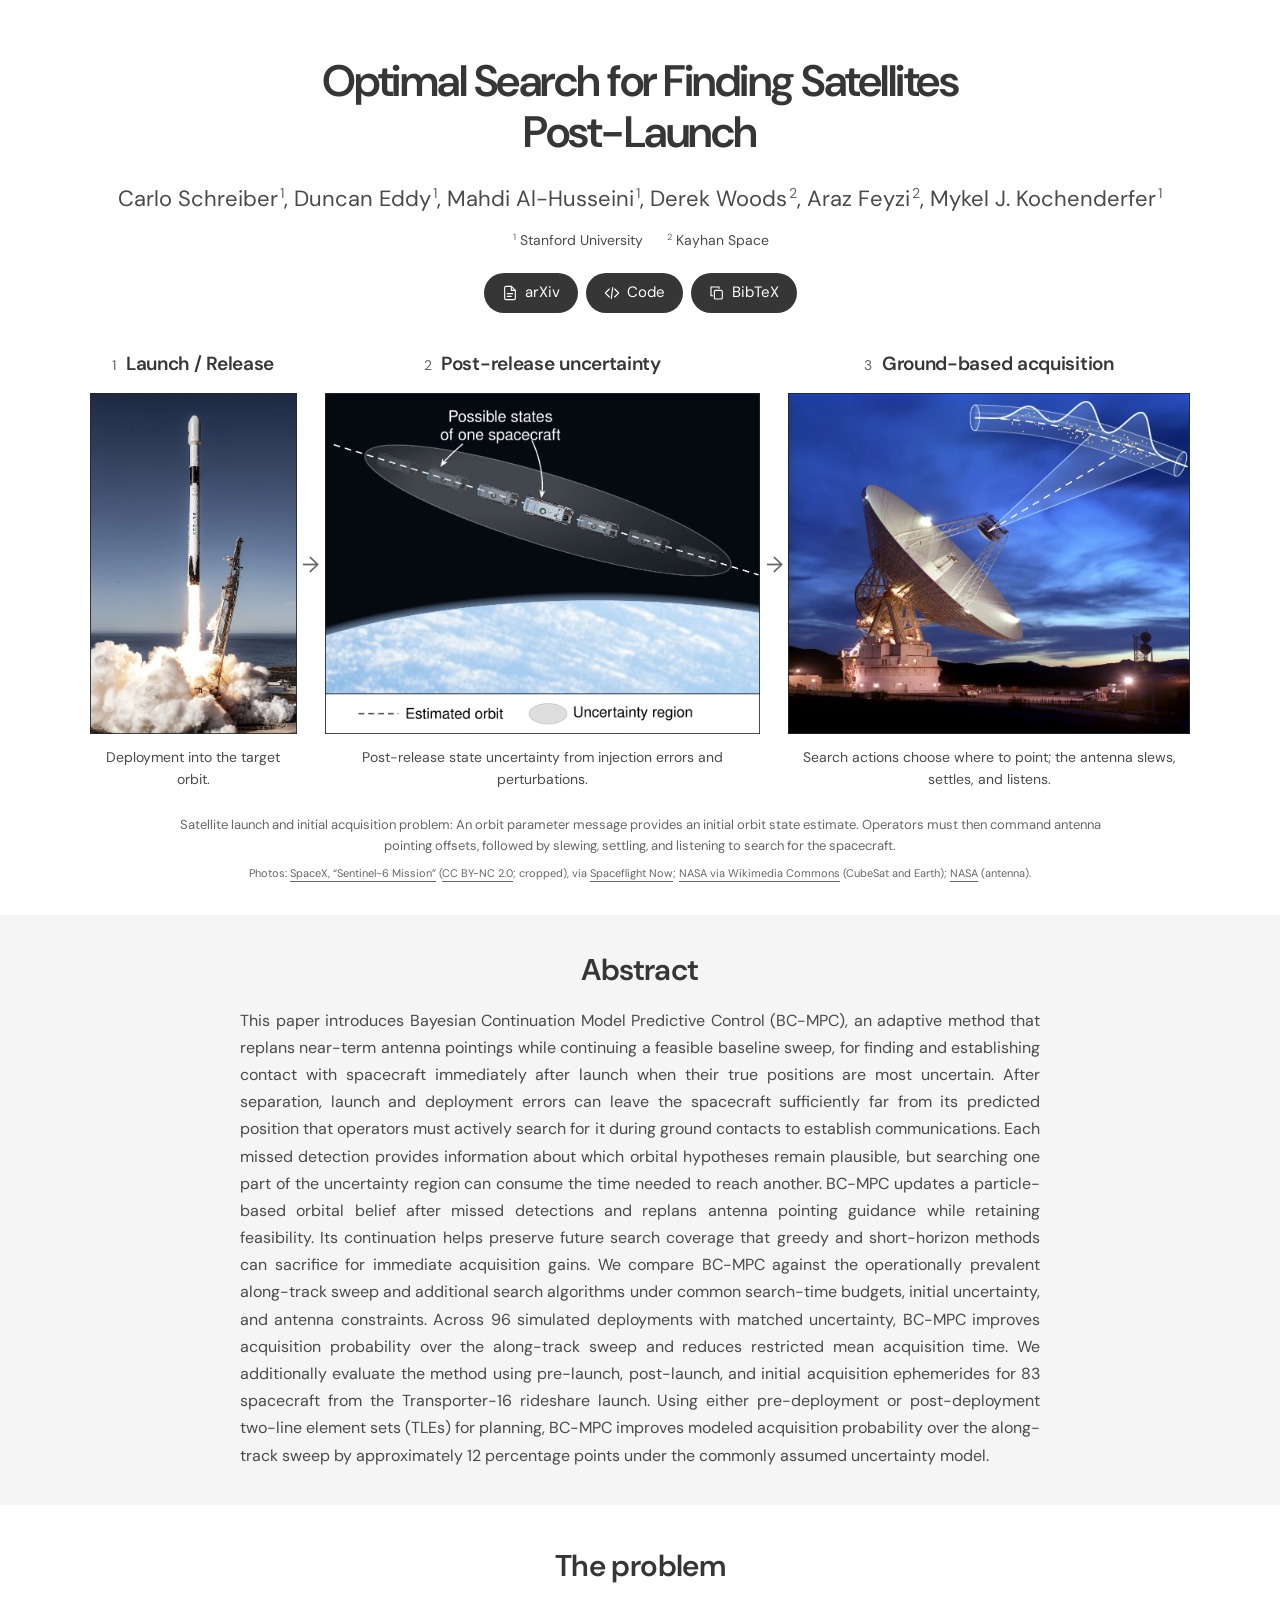
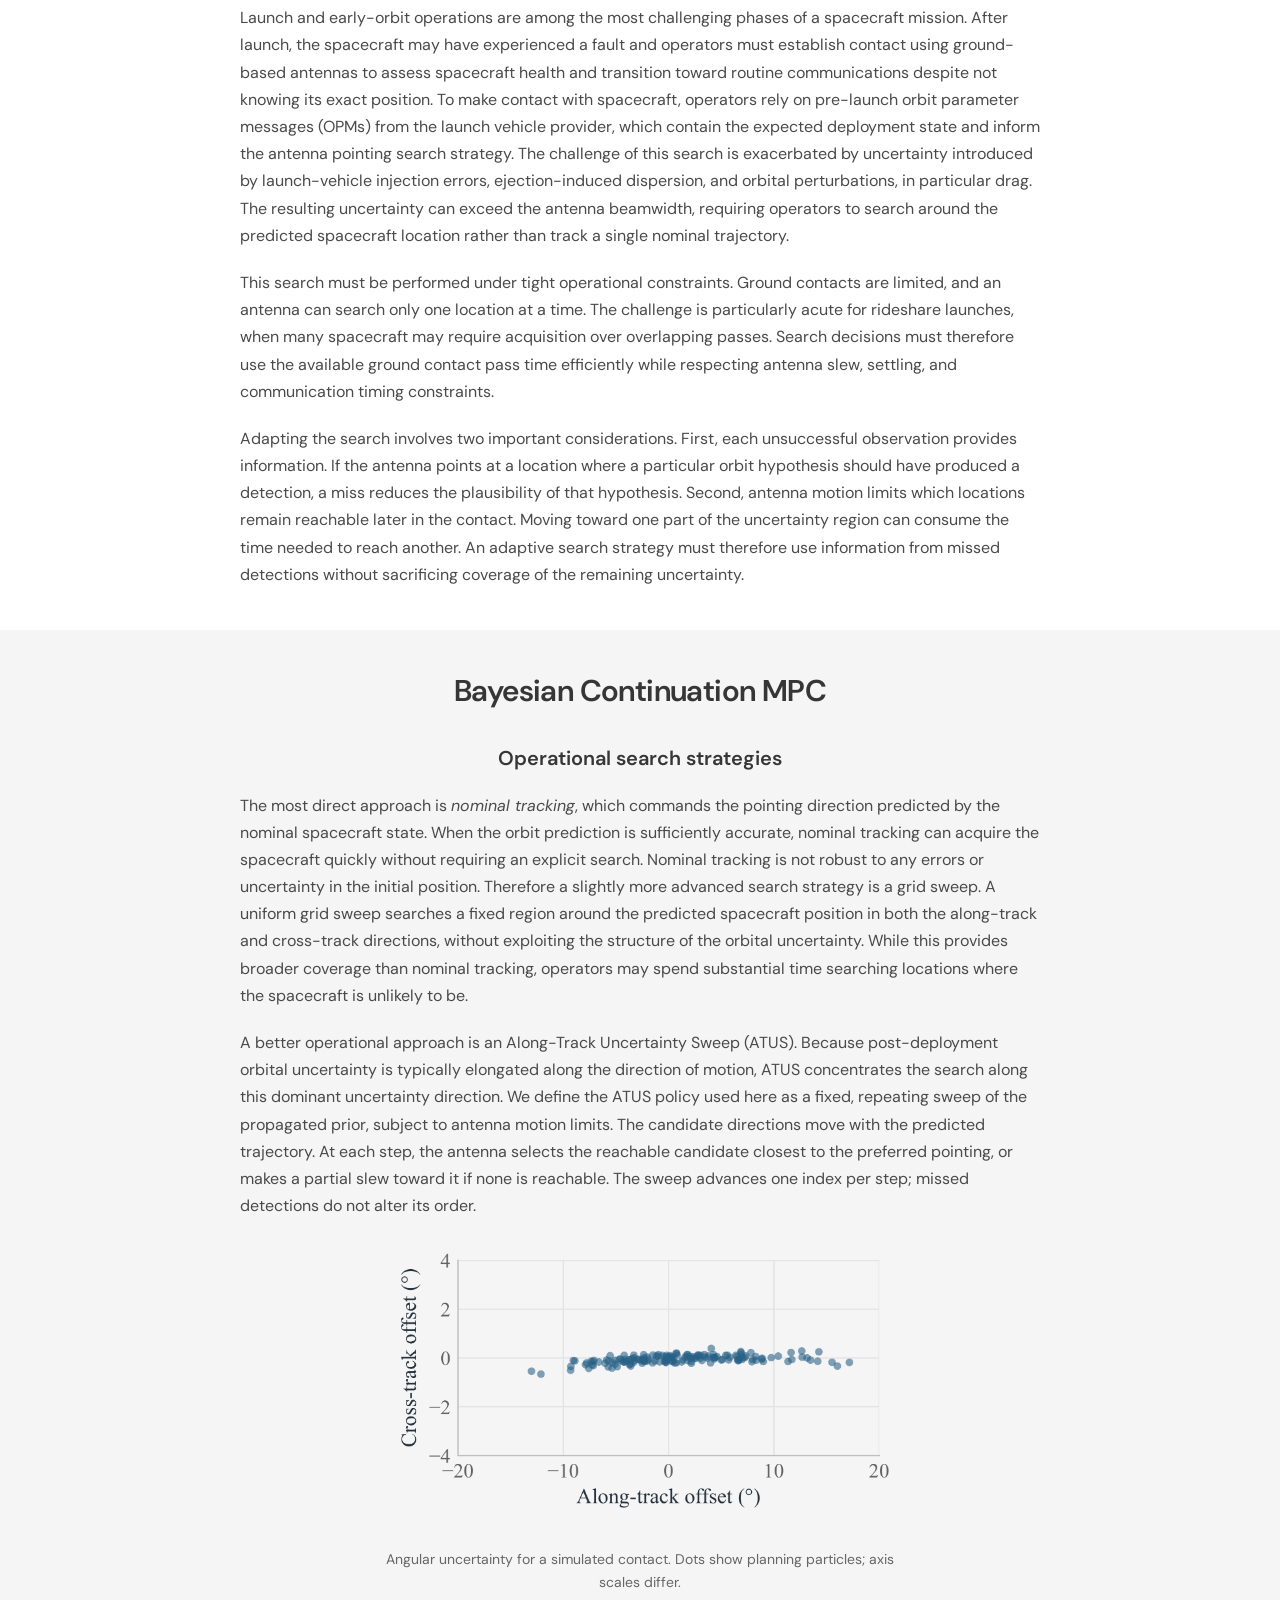
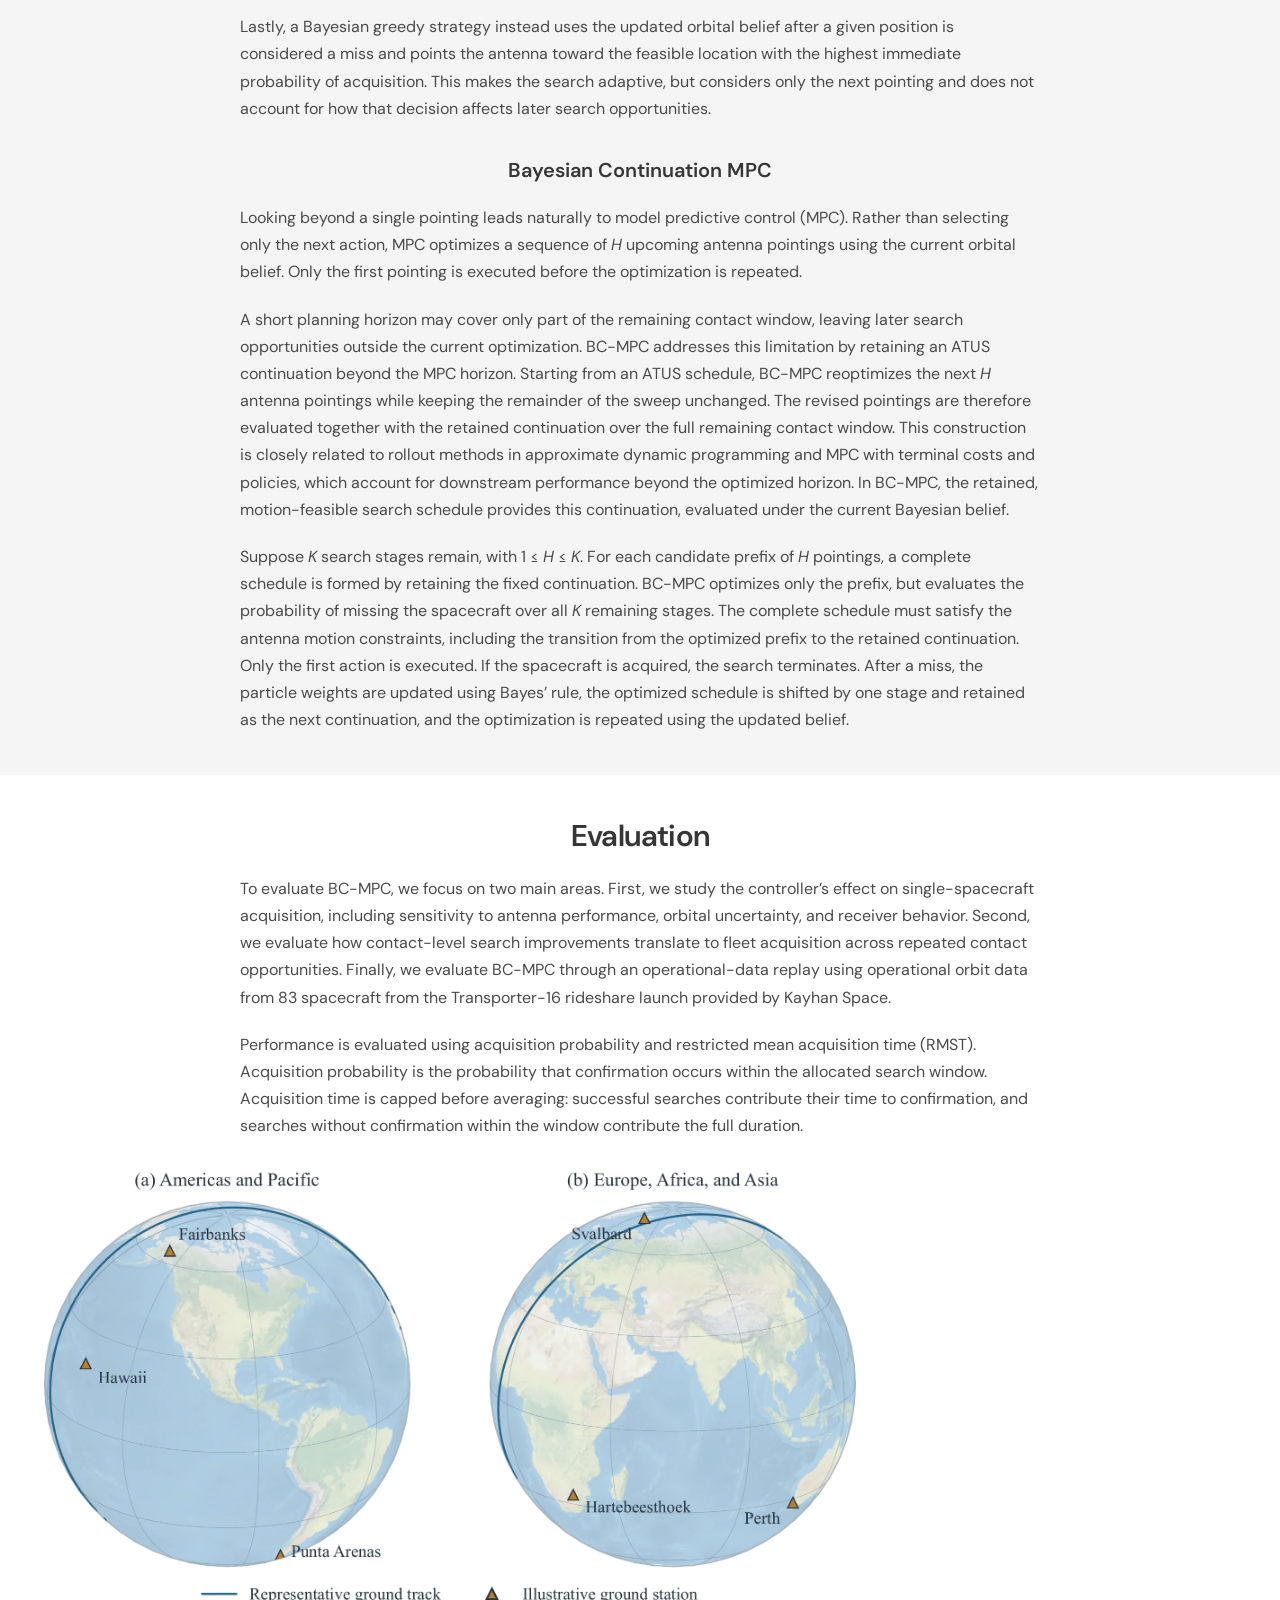
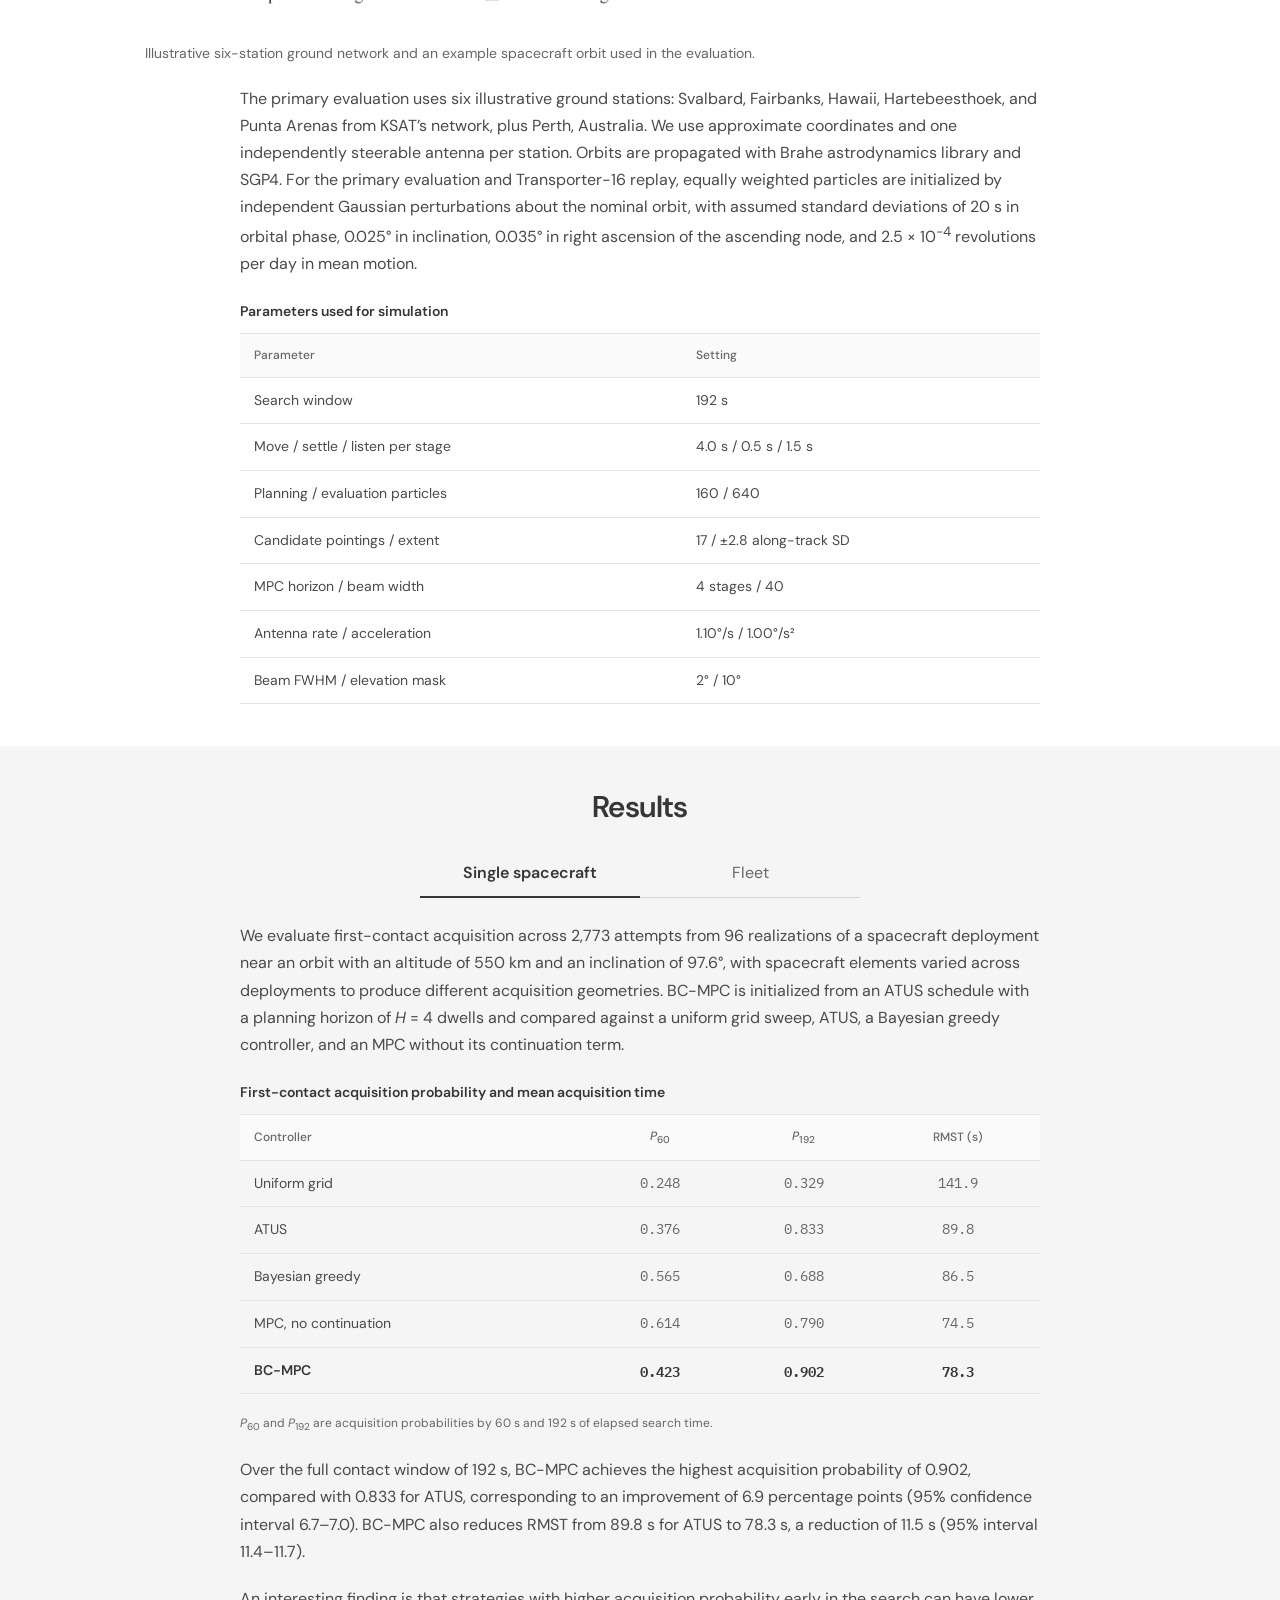
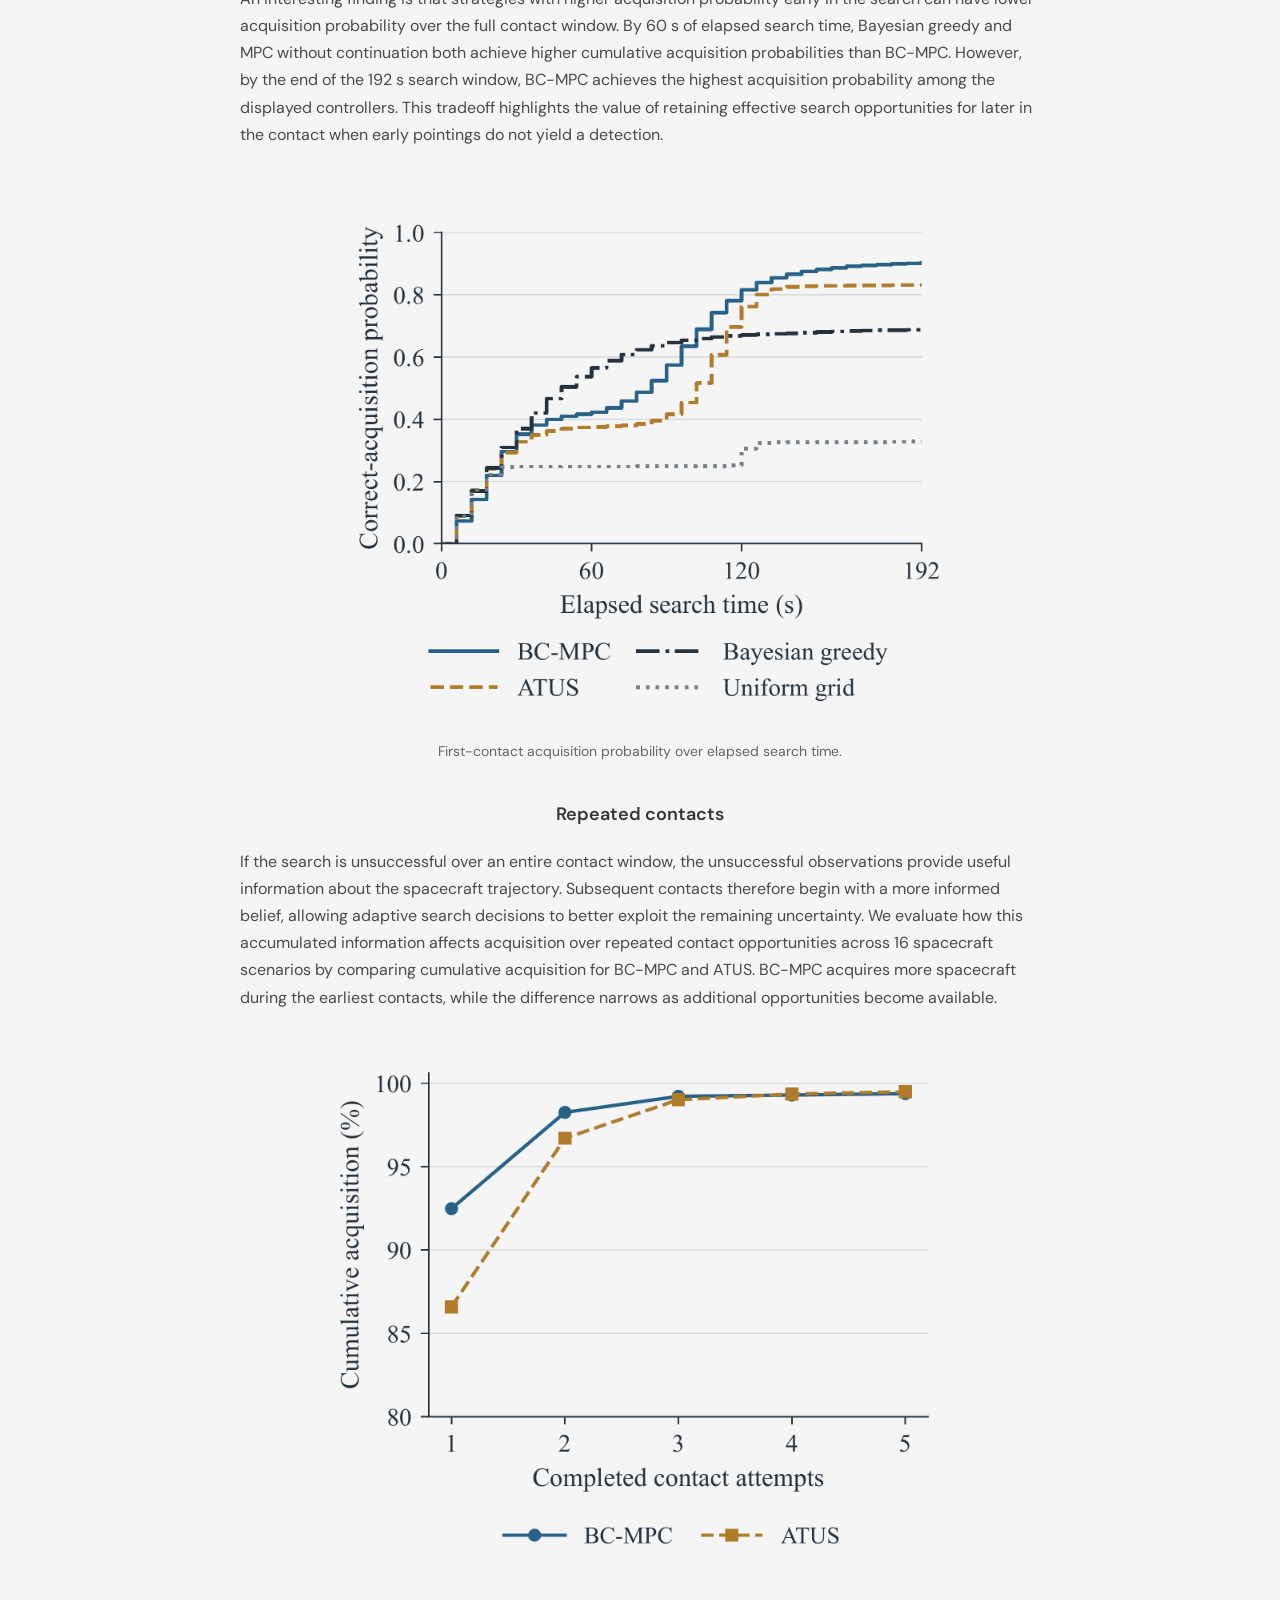
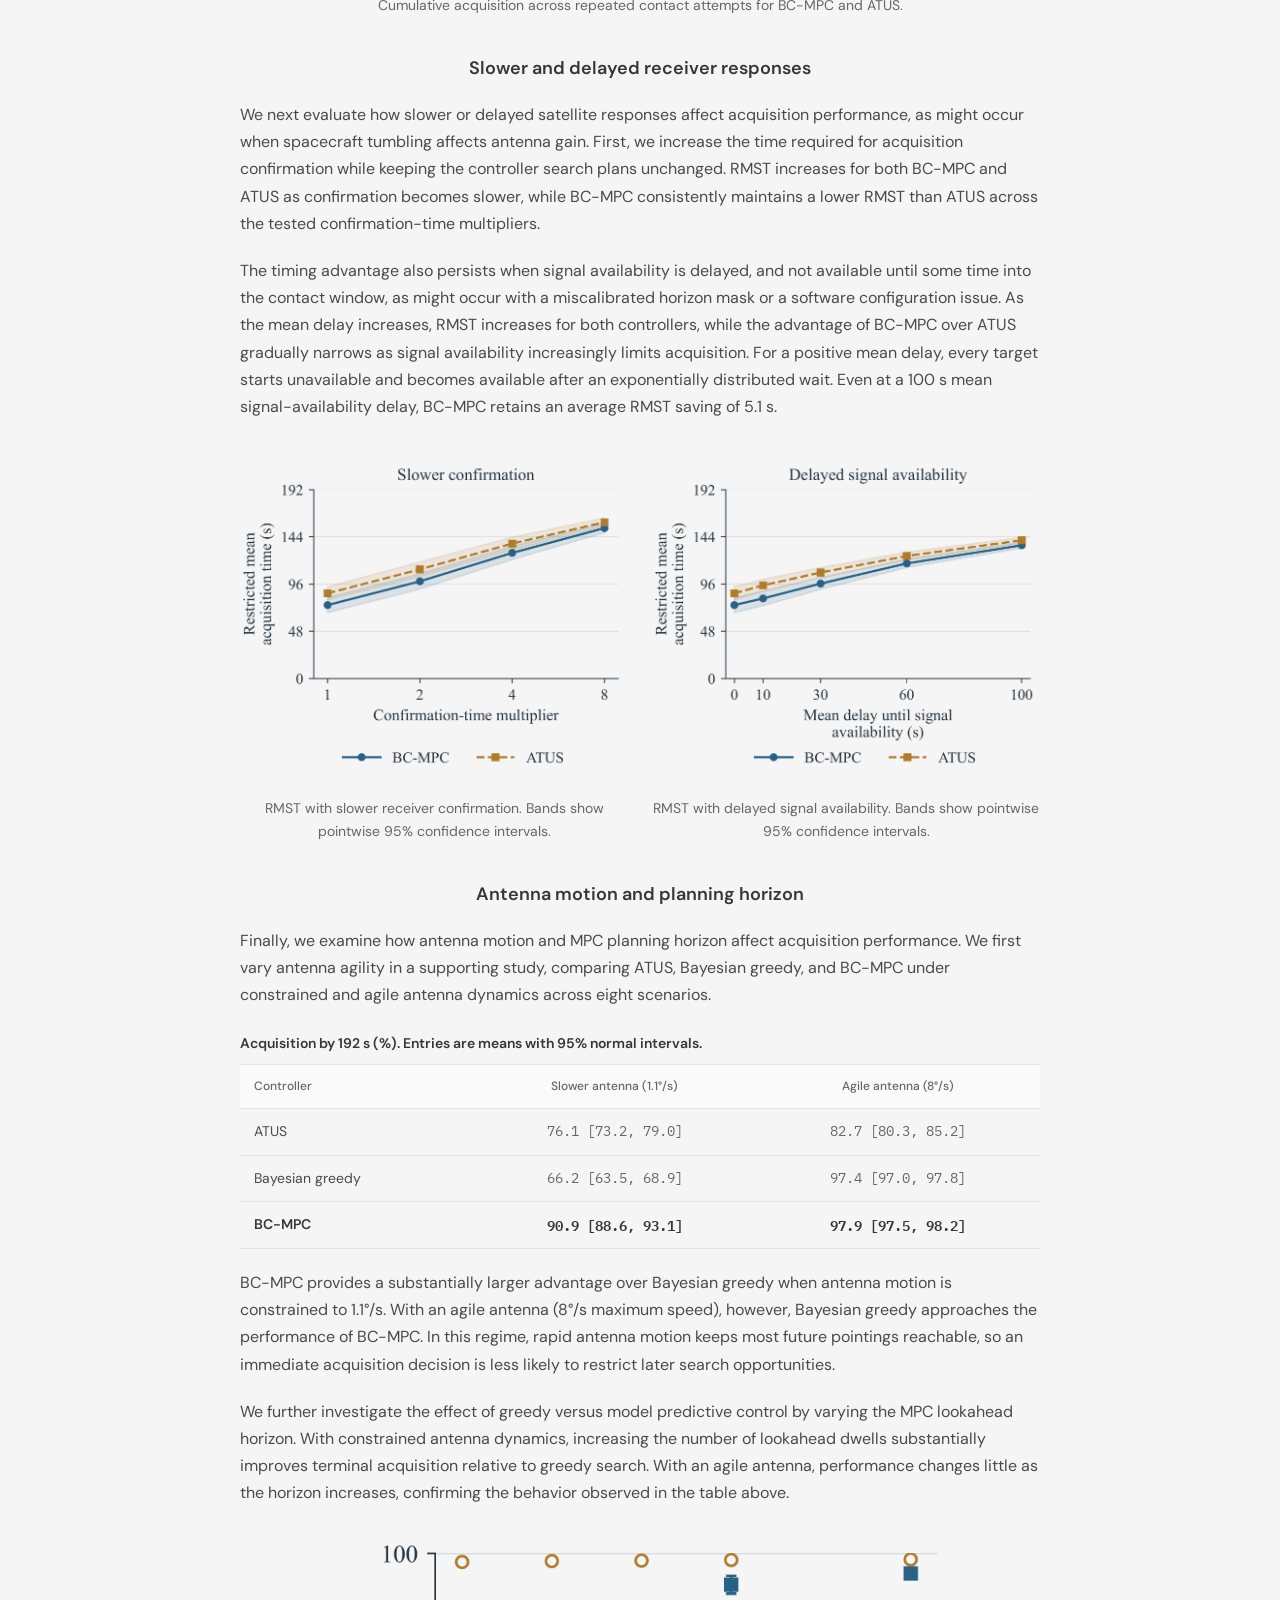
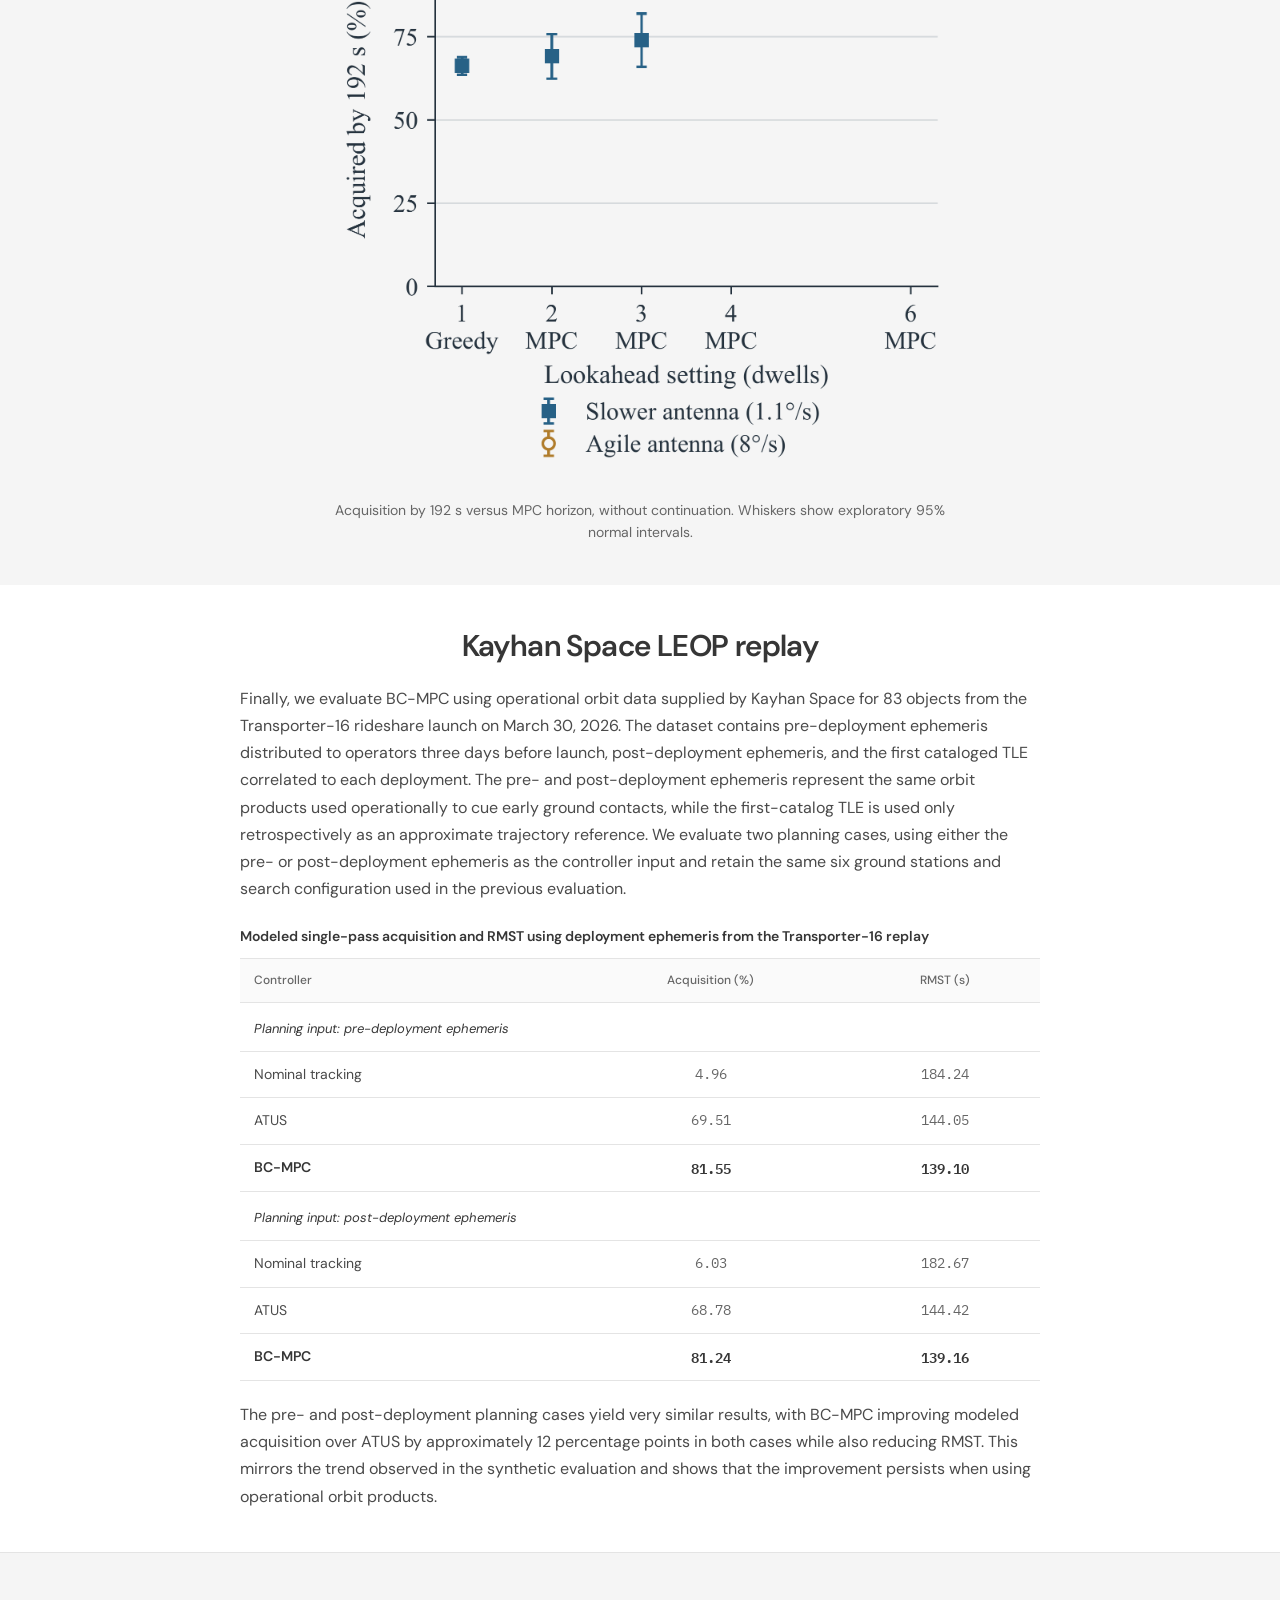
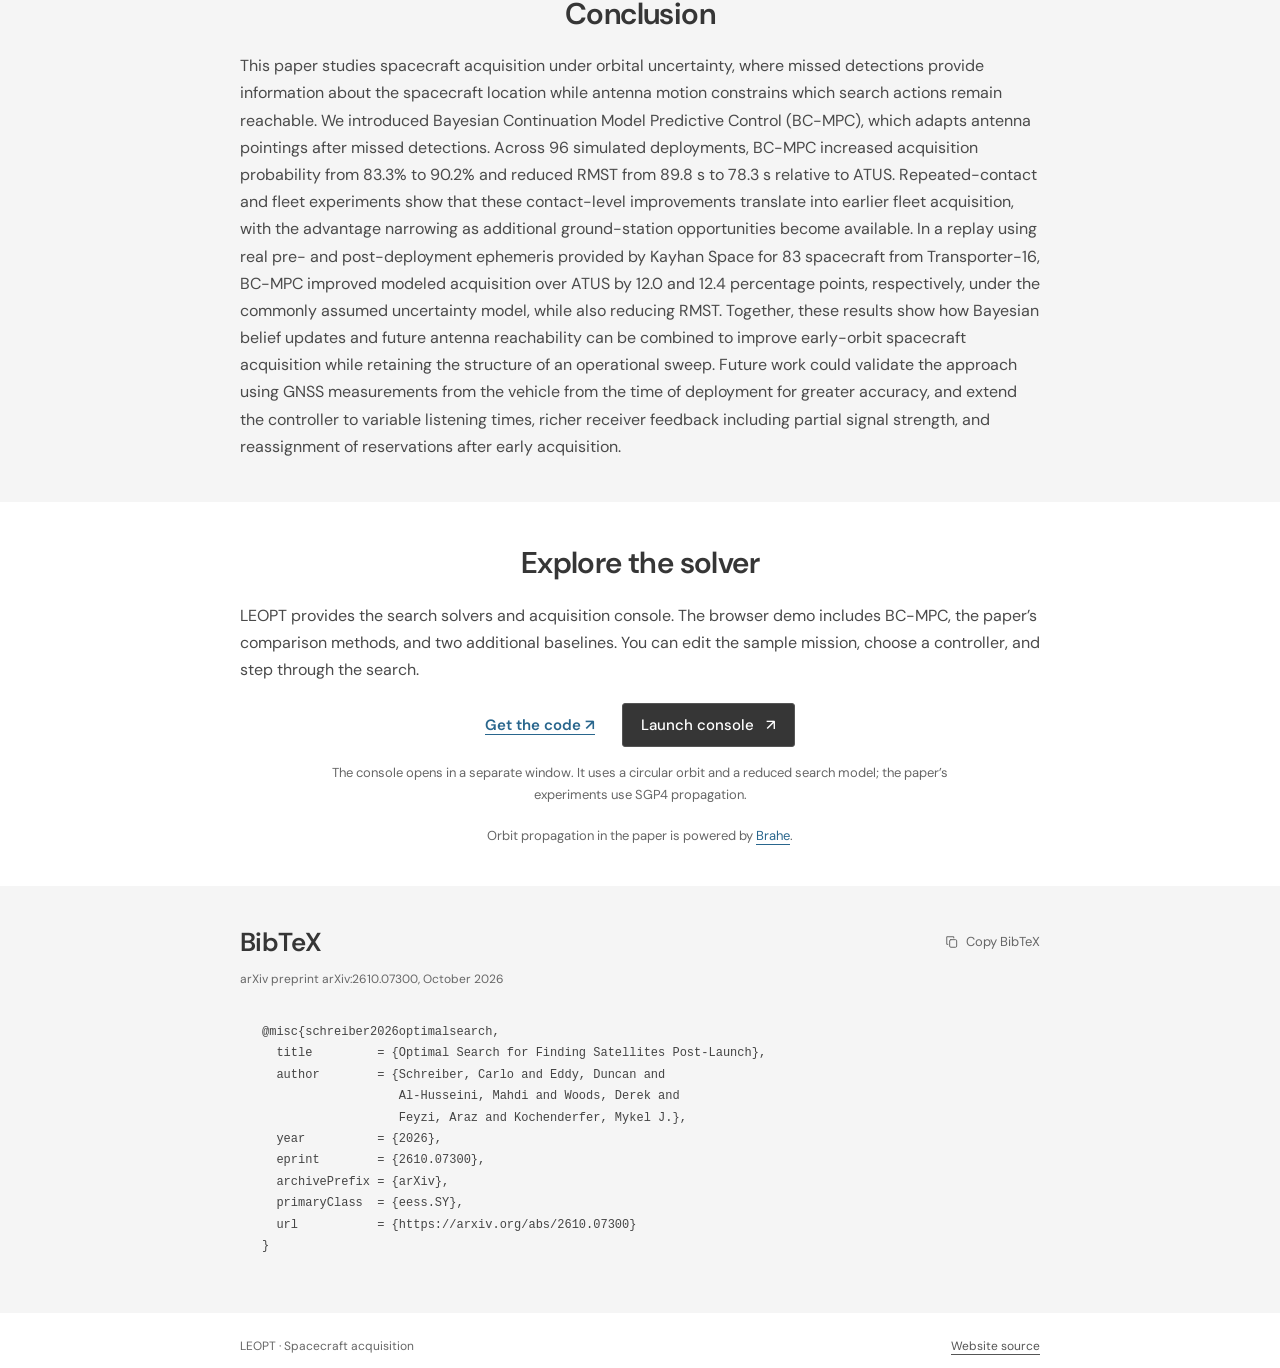
<file: index.html>
<!doctype html>
<html lang="en">
<head>
  <meta charset="UTF-8">
  <meta name="viewport" content="width=device-width, initial-scale=1">
  <meta name="theme-color" content="#ffffff">
  <meta name="description" content="Optimal Search for Finding Satellites Post-Launch. Bayesian Continuation Model Predictive Control (BC-MPC) for antenna pointing after launch, from Stanford University and Kayhan Space, with single-spacecraft, fleet, and Transporter-16 results and the LEOPT console.">
  <meta property="og:type" content="website">
  <meta property="og:title" content="Optimal Search for Finding Satellites Post-Launch">
  <meta property="og:description" content="Bayesian Continuation MPC replans antenna pointings after missed detections to find and establish contact with spacecraft immediately after launch.">
  <meta property="og:url" content="https://satellite-acquisition.github.io/">
  <meta property="og:image" content="https://satellite-acquisition.github.io/assets/leopt-logo.png">
  <meta name="twitter:card" content="summary_large_image">
  <link rel="canonical" href="https://satellite-acquisition.github.io/">
  <link rel="icon" href="assets/leopt-logo.png" type="image/png">
  <link rel="preconnect" href="https://fonts.googleapis.com">
  <link rel="preconnect" href="https://fonts.gstatic.com" crossorigin>
  <link href="https://fonts.googleapis.com/css2?family=DM+Sans:wght@400;500;600;700&family=IBM+Plex+Mono:wght@400;500&display=swap" rel="stylesheet">
  <link rel="stylesheet" href="styles.css">
  <script src="site.js" defer></script>
  <title>Optimal Search for Finding Satellites Post-Launch</title>
</head>
<body>
  <a class="skip-link" href="#main">Skip to content</a>
  <main id="main">
    <header class="hero">
      <h1>Optimal Search for Finding Satellites<br class="desktop-break"> Post-Launch</h1>
      <p class="authors"><span>Carlo Schreiber<sup>1</sup>,</span> <span>Duncan Eddy<sup>1</sup>,</span> <span>Mahdi Al-Husseini<sup>1</sup>,</span> <span>Derek Woods<sup>2</sup>,</span> <span>Araz Feyzi<sup>2</sup>,</span> <span>Mykel J. Kochenderfer<sup>1</sup></span></p>
      <p class="affiliation"><span><sup>1</sup> Stanford University</span><span><sup>2</sup> Kayhan Space</span></p>
      <nav class="hero-links" aria-label="Research resources">
        <a href="https://arxiv.org/abs/2610.07300" target="_blank" rel="noopener noreferrer">
          <svg viewBox="0 0 24 24" fill="none" stroke="currentColor" stroke-width="1.7" stroke-linecap="round" stroke-linejoin="round" aria-hidden="true"><path d="M14 2H6a2 2 0 0 0-2 2v16a2 2 0 0 0 2 2h12a2 2 0 0 0 2-2V8z"/><path d="M14 2v6h6M8 13h8M8 17h6"/></svg>
          <span>arXiv</span>
        </a>
        <a href="https://github.com/satellite-acquisition/leopt" target="_blank" rel="noopener noreferrer">
          <svg viewBox="0 0 24 24" fill="none" stroke="currentColor" stroke-width="1.7" stroke-linecap="round" stroke-linejoin="round" aria-hidden="true"><path d="m8 6-6 6 6 6m8-12 6 6-6 6m-3-14-2 16"/></svg>
          <span>Code</span>
        </a>
        <a href="#citation">
          <svg viewBox="0 0 24 24" fill="none" stroke="currentColor" stroke-width="1.7" stroke-linecap="round" aria-hidden="true"><rect x="8" y="8" width="12" height="13" rx="2"/><path d="M15 5V3H3v13h2"/></svg>
          <span>BibTeX</span>
        </a>
      </nav>
    </header>

    <figure class="overview content-width" id="demo" aria-label="Launch, orbital uncertainty, and ground acquisition">
      <div class="overview-panels">
        <div class="overview-step overview-launch">
          <h2><span>1</span> Launch / Release</h2>
          <div class="overview-art">
            <a href="assets/figures/headline-launch.webp" target="_blank" rel="noopener noreferrer" aria-label="Open the launch panel at full resolution">
              <img src="assets/figures/headline-launch.webp" alt="A Falcon 9 rocket lifting off." width="525" height="865" fetchpriority="high" decoding="async">
            </a>
          </div>
          <p>Deployment into the target orbit.</p>
        </div>
        <div class="overview-step">
          <h2><span>2</span> Post-release uncertainty</h2>
          <div class="overview-art">
            <a href="assets/figures/headline-uncertainty.webp" target="_blank" rel="noopener noreferrer" aria-label="Open the orbital uncertainty panel at full resolution">
              <img src="assets/figures/headline-uncertainty.webp" alt="Possible positions of one spacecraft spread along its estimated orbit above Earth; faint copies show the uncertainty." width="1106" height="865" decoding="async">
            </a>
          </div>
          <p>Post-release state uncertainty from injection errors and perturbations.</p>
        </div>
        <div class="overview-step">
          <h2><span>3</span> Ground-based acquisition</h2>
          <div class="overview-art">
            <a href="assets/figures/headline-acquisition.webp" target="_blank" rel="noopener noreferrer" aria-label="Open the acquisition panel at full resolution">
              <img src="assets/figures/headline-acquisition.webp" alt="A ground antenna points a receive beam toward a cloud of possible spacecraft positions along an orbit." width="1021" height="865" decoding="async">
            </a>
          </div>
          <p>Search actions choose where to point; the antenna slews, settles, and listens.</p>
        </div>
      </div>
      <figcaption>
        <span class="overview-note">Satellite launch and initial acquisition problem: An orbit parameter message provides an initial orbit state estimate. Operators must then command antenna pointing offsets, followed by slewing, settling, and listening to search for the spacecraft.</span>
        <span class="photo-credits">Photos: <a href="https://www.flickr.com/photos/spacex/50631643917/" target="_blank" rel="noopener noreferrer">SpaceX, “Sentinel-6 Mission”</a> (<a href="https://creativecommons.org/licenses/by-nc/2.0/" target="_blank" rel="noopener noreferrer">CC BY-NC 2.0</a>; cropped), via <a href="https://spaceflightnow.com/2020/11/29/photos-falcon-9-launches-and-lands-at-vandenberg-air-force-base/" target="_blank" rel="noopener noreferrer">Spaceflight Now</a>; <a href="https://commons.wikimedia.org/wiki/File:ISS-51_CubeSat_deployment_-_A_pair_of_CubeSats.jpg" target="_blank" rel="noopener noreferrer">NASA via Wikimedia Commons</a> (CubeSat and Earth); <a href="https://www.nasa.gov/image-detail/goldstone-dss14-01/" target="_blank" rel="noopener noreferrer">NASA</a> (antenna).</span>
      </figcaption>
    </figure>

    <section class="abstract-section" id="abstract" aria-labelledby="abstract-title">
      <div class="reading-width">
        <h2 id="abstract-title">Abstract</h2>
        <p class="section-intro">This paper introduces Bayesian Continuation Model Predictive Control (BC-MPC), an adaptive method that replans near-term antenna pointings while continuing a feasible baseline sweep, for finding and establishing contact with spacecraft immediately after launch when their true positions are most uncertain. After separation, launch and deployment errors can leave the spacecraft sufficiently far from its predicted position that operators must actively search for it during ground contacts to establish communications. Each missed detection provides information about which orbital hypotheses remain plausible, but searching one part of the uncertainty region can consume the time needed to reach another. BC-MPC updates a particle-based orbital belief after missed detections and replans antenna pointing guidance while retaining feasibility. Its continuation helps preserve future search coverage that greedy and short-horizon methods can sacrifice for immediate acquisition gains. We compare BC-MPC against the operationally prevalent along-track sweep and additional search algorithms under common search-time budgets, initial uncertainty, and antenna constraints. Across 96 simulated deployments with matched uncertainty, BC-MPC improves acquisition probability over the along-track sweep and reduces restricted mean acquisition time. We additionally evaluate the method using pre-launch, post-launch, and initial acquisition ephemerides for 83 spacecraft from the Transporter-16 rideshare launch. Using either pre-deployment or post-deployment two-line element sets (TLEs) for planning, BC-MPC improves modeled acquisition probability over the along-track sweep by approximately 12 percentage points under the commonly assumed uncertainty model.</p>
      </div>
    </section>

    <section class="problem-section section" id="problem" aria-labelledby="problem-title">
      <div class="reading-width">
        <h2 id="problem-title">The problem</h2>
        <p class="section-intro">Launch and early-orbit operations are among the most challenging phases of a spacecraft mission. After launch, the spacecraft may have experienced a fault and operators must establish contact using ground-based antennas to assess spacecraft health and transition toward routine communications despite not knowing its exact position. To make contact with spacecraft, operators rely on pre-launch orbit parameter messages (OPMs) from the launch vehicle provider, which contain the expected deployment state and inform the antenna pointing search strategy. The challenge of this search is exacerbated by uncertainty introduced by launch-vehicle injection errors, ejection-induced dispersion, and orbital perturbations, in particular drag. The resulting uncertainty can exceed the antenna beamwidth, requiring operators to search around the predicted spacecraft location rather than track a single nominal trajectory.</p>
        <p class="section-intro">This search must be performed under tight operational constraints. Ground contacts are limited, and an antenna can search only one location at a time. The challenge is particularly acute for rideshare launches, when many spacecraft may require acquisition over overlapping passes. Search decisions must therefore use the available ground contact pass time efficiently while respecting antenna slew, settling, and communication timing constraints.</p>
        <p class="section-intro">Adapting the search involves two important considerations. First, each unsuccessful observation provides information. If the antenna points at a location where a particular orbit hypothesis should have produced a detection, a miss reduces the plausibility of that hypothesis. Second, antenna motion limits which locations remain reachable later in the contact. Moving toward one part of the uncertainty region can consume the time needed to reach another. An adaptive search strategy must therefore use information from missed detections without sacrificing coverage of the remaining uncertainty.</p>
      </div>
    </section>

    <section class="method-section section" id="method" aria-labelledby="method-title">
      <div class="reading-width">
        <h2 id="method-title">Bayesian Continuation MPC</h2>
        <h3 class="subsection-title">Operational search strategies</h3>
        <p class="section-intro">The most direct approach is <em>nominal tracking</em>, which commands the pointing direction predicted by the nominal spacecraft state. When the orbit prediction is sufficiently accurate, nominal tracking can acquire the spacecraft quickly without requiring an explicit search. Nominal tracking is not robust to any errors or uncertainty in the initial position. Therefore a slightly more advanced search strategy is a grid sweep. A uniform grid sweep searches a fixed region around the predicted spacecraft position in both the along-track and cross-track directions, without exploiting the structure of the orbital uncertainty. While this provides broader coverage than nominal tracking, operators may spend substantial time searching locations where the spacecraft is unlikely to be.</p>
        <p class="section-intro">A better operational approach is an Along-Track Uncertainty Sweep (ATUS). Because post-deployment orbital uncertainty is typically elongated along the direction of motion, ATUS concentrates the search along this dominant uncertainty direction. We define the ATUS policy used here as a fixed, repeating sweep of the propagated prior, subject to antenna motion limits. The candidate directions move with the predicted trajectory. At each step, the antenna selects the reachable candidate closest to the preferred pointing, or makes a partial slew toward it if none is reachable. The sweep advances one index per step; missed detections do not alter its order.</p>
        <figure class="paper-figure narrow-figure">
          <a href="assets/figures/belief-geometry.png" target="_blank" rel="noopener noreferrer" aria-label="Open the angular uncertainty figure at full resolution">
            <img src="assets/figures/belief-geometry.png" alt="Planning particles spread from about −13° to 17° along track but stay within about ±0.5° cross track." width="1600" height="871" loading="lazy" decoding="async">
          </a>
          <figcaption>Angular uncertainty for a simulated contact. Dots show planning particles; axis scales differ.</figcaption>
        </figure>
        <p class="section-intro">Lastly, a Bayesian greedy strategy instead uses the updated orbital belief after a given position is considered a miss and points the antenna toward the feasible location with the highest immediate probability of acquisition. This makes the search adaptive, but considers only the next pointing and does not account for how that decision affects later search opportunities.</p>
        <h3 class="subsection-title">Bayesian Continuation MPC</h3>
        <p class="section-intro">Looking beyond a single pointing leads naturally to model predictive control (MPC). Rather than selecting only the next action, MPC optimizes a sequence of <var>H</var> upcoming antenna pointings using the current orbital belief. Only the first pointing is executed before the optimization is repeated.</p>
        <p class="section-intro">A short planning horizon may cover only part of the remaining contact window, leaving later search opportunities outside the current optimization. BC-MPC addresses this limitation by retaining an ATUS continuation beyond the MPC horizon. Starting from an ATUS schedule, BC-MPC reoptimizes the next <var>H</var> antenna pointings while keeping the remainder of the sweep unchanged. The revised pointings are therefore evaluated together with the retained continuation over the full remaining contact window. This construction is closely related to rollout methods in approximate dynamic programming and MPC with terminal costs and policies, which account for downstream performance beyond the optimized horizon. In BC-MPC, the retained, motion-feasible search schedule provides this continuation, evaluated under the current Bayesian belief.</p>
        <p class="section-intro">Suppose <var>K</var> search stages remain, with 1 ≤ <var>H</var> ≤ <var>K</var>. For each candidate prefix of <var>H</var> pointings, a complete schedule is formed by retaining the fixed continuation. BC-MPC optimizes only the prefix, but evaluates the probability of missing the spacecraft over all <var>K</var> remaining stages. The complete schedule must satisfy the antenna motion constraints, including the transition from the optimized prefix to the retained continuation. Only the first action is executed. If the spacecraft is acquired, the search terminates. After a miss, the particle weights are updated using Bayes’ rule, the optimized schedule is shifted by one stage and retained as the next continuation, and the optimization is repeated using the updated belief.</p>
      </div>
    </section>

    <section class="evaluation-section section" id="evaluation" aria-labelledby="evaluation-title">
      <div class="reading-width">
        <h2 id="evaluation-title">Evaluation</h2>
        <p class="section-intro">To evaluate BC-MPC, we focus on two main areas. First, we study the controller’s effect on single-spacecraft acquisition, including sensitivity to antenna performance, orbital uncertainty, and receiver behavior. Second, we evaluate how contact-level search improvements translate to fleet acquisition across repeated contact opportunities. Finally, we evaluate BC-MPC through an operational-data replay using operational orbit data from 83 spacecraft from the Transporter-16 rideshare launch provided by Kayhan Space.</p>
        <p class="section-intro">Performance is evaluated using acquisition probability and restricted mean acquisition time (RMST). Acquisition probability is the probability that confirmation occurs within the allocated search window. Acquisition time is capped before averaging: successful searches contribute their time to confirmation, and searches without confirmation within the window contribute the full duration.</p>
      </div>
      <figure class="paper-figure content-width">
        <a href="assets/figures/ground-network.webp" target="_blank" rel="noopener noreferrer" aria-label="Open the ground network figure at full resolution">
          <img src="assets/figures/ground-network.webp" alt="Two globes showing a representative ground track and six illustrative ground stations: Fairbanks, Hawaii, and Punta Arenas in the Americas and Pacific; Svalbard, Hartebeesthoek, and Perth in Europe, Africa, and Asia." width="2000" height="1015" loading="lazy" decoding="async">
        </a>
        <figcaption>Illustrative six-station ground network and an example spacecraft orbit used in the evaluation.</figcaption>
      </figure>
      <div class="reading-width">
        <p class="section-intro">The primary evaluation uses six illustrative ground stations: Svalbard, Fairbanks, Hawaii, Hartebeesthoek, and Punta Arenas from KSAT’s network, plus Perth, Australia. We use approximate coordinates and one independently steerable antenna per station. Orbits are propagated with Brahe astrodynamics library and SGP4. For the primary evaluation and Transporter-16 replay, equally weighted particles are initialized by independent Gaussian perturbations about the nominal orbit, with assumed standard deviations of 20 s in orbital phase, 0.025° in inclination, 0.035° in right ascension of the ascending node, and 2.5 × 10<sup>−4</sup> revolutions per day in mean motion.</p>
        <div class="table-scroll" role="region" aria-label="Simulation parameters" tabindex="0">
          <table class="validation-table parameter-table">
            <caption>Parameters used for simulation</caption>
            <thead><tr><th scope="col">Parameter</th><th scope="col">Setting</th></tr></thead>
            <tbody>
              <tr><th scope="row">Search window</th><td>192 s</td></tr>
              <tr><th scope="row">Move / settle / listen per stage</th><td>4.0 s / 0.5 s / 1.5 s</td></tr>
              <tr><th scope="row">Planning / evaluation particles</th><td>160 / 640</td></tr>
              <tr><th scope="row">Candidate pointings / extent</th><td>17 / ±2.8 along-track SD</td></tr>
              <tr><th scope="row">MPC horizon / beam width</th><td>4 stages / 40</td></tr>
              <tr><th scope="row">Antenna rate / acceleration</th><td>1.10°/s / 1.00°/s²</td></tr>
              <tr><th scope="row">Beam FWHM / elevation mask</th><td>2° / 10°</td></tr>
            </tbody>
          </table>
        </div>
      </div>
    </section>

    <section class="results-section section" id="results" aria-labelledby="results-title">
      <div class="reading-width">
        <h2 id="results-title">Results</h2>
        <div class="results-tabs" id="results-tabs" role="tablist" aria-label="Acquisition results" hidden>
          <button type="button" role="tab" id="single-spacecraft-tab" aria-controls="single-spacecraft" aria-selected="true">Single spacecraft</button>
          <button type="button" role="tab" id="fleet-tab" aria-controls="fleet" aria-selected="false" tabindex="-1">Fleet</button>
        </div>
        <section class="results-panel" id="single-spacecraft" aria-labelledby="single-spacecraft-title">
          <h3 id="single-spacecraft-title">Single-spacecraft search</h3>
          <p class="section-intro">We evaluate first-contact acquisition across 2,773 attempts from 96 realizations of a spacecraft deployment near an orbit with an altitude of 550 km and an inclination of 97.6°, with spacecraft elements varied across deployments to produce different acquisition geometries. BC-MPC is initialized from an ATUS schedule with a planning horizon of <var>H</var> = 4 dwells and compared against a uniform grid sweep, ATUS, a Bayesian greedy controller, and an MPC without its continuation term.</p>
          <div class="table-scroll" role="region" aria-label="Simulated acquisition results" tabindex="0">
            <table class="validation-table results-table">
              <caption>First-contact acquisition probability and mean acquisition time</caption>
              <thead><tr><th scope="col">Controller</th><th scope="col"><var>P</var><sub>60</sub></th><th scope="col"><var>P</var><sub>192</sub></th><th scope="col">RMST (s)</th></tr></thead>
              <tbody>
                <tr><th scope="row">Uniform grid</th><td>0.248</td><td>0.329</td><td>141.9</td></tr>
                <tr><th scope="row">ATUS</th><td>0.376</td><td>0.833</td><td>89.8</td></tr>
                <tr><th scope="row">Bayesian greedy</th><td>0.565</td><td>0.688</td><td>86.5</td></tr>
                <tr><th scope="row">MPC, no continuation</th><td>0.614</td><td>0.790</td><td>74.5</td></tr>
                <tr class="proposed-policy"><th scope="row">BC-MPC</th><td>0.423</td><td>0.902</td><td>78.3</td></tr>
              </tbody>
            </table>
          </div>
          <p class="source-note"><var>P</var><sub>60</sub> and <var>P</var><sub>192</sub> are acquisition probabilities by 60 s and 192 s of elapsed search time.</p>
          <p class="section-intro">Over the full contact window of 192 s, BC-MPC achieves the highest acquisition probability of 0.902, compared with 0.833 for ATUS, corresponding to an improvement of 6.9 percentage points (95% confidence interval 6.7–7.0). BC-MPC also reduces RMST from 89.8 s for ATUS to 78.3 s, a reduction of 11.5 s (95% interval 11.4–11.7).</p>
          <p class="section-intro">An interesting finding is that strategies with higher acquisition probability early in the search can have lower acquisition probability over the full contact window. By 60 s of elapsed search time, Bayesian greedy and MPC without continuation both achieve higher cumulative acquisition probabilities than BC-MPC. However, by the end of the 192 s search window, BC-MPC achieves the highest acquisition probability among the displayed controllers. This tradeoff highlights the value of retaining effective search opportunities for later in the contact when early pointings do not yield a detection.</p>
          <figure class="paper-figure results-figure">
            <a href="assets/figures/deployment-results.png" target="_blank" rel="noopener noreferrer" aria-label="Open the acquisition results figure at full resolution">
              <img src="assets/figures/deployment-results.png" alt="Acquisition probability over 192 seconds: Bayesian greedy leads early, while BC-MPC finishes highest at 0.902, ahead of ATUS at 0.833, Bayesian greedy at 0.688, and uniform grid at 0.329." width="1600" height="1365" loading="lazy" decoding="async">
            </a>
            <figcaption>First-contact acquisition probability over elapsed search time.</figcaption>
          </figure>

          <h4 class="results-subtitle">Repeated contacts</h4>
          <p class="section-intro">If the search is unsuccessful over an entire contact window, the unsuccessful observations provide useful information about the spacecraft trajectory. Subsequent contacts therefore begin with a more informed belief, allowing adaptive search decisions to better exploit the remaining uncertainty. We evaluate how this accumulated information affects acquisition over repeated contact opportunities across 16 spacecraft scenarios by comparing cumulative acquisition for BC-MPC and ATUS. BC-MPC acquires more spacecraft during the earliest contacts, while the difference narrows as additional opportunities become available.</p>
          <figure class="paper-figure results-figure narrow-figure">
            <a href="assets/figures/contact-history.png" target="_blank" rel="noopener noreferrer" aria-label="Open the repeated contacts figure at full resolution">
              <img src="assets/figures/contact-history.png" alt="Cumulative acquisition over five contact attempts: after the first contact BC-MPC reaches 92.5% and ATUS 86.6%; both exceed 99% by the third contact." width="1600" height="1342" loading="lazy" decoding="async">
            </a>
            <figcaption>Cumulative acquisition across repeated contact attempts for BC-MPC and ATUS.</figcaption>
          </figure>

          <h4 class="results-subtitle">Slower and delayed receiver responses</h4>
          <p class="section-intro">We next evaluate how slower or delayed satellite responses affect acquisition performance, as might occur when spacecraft tumbling affects antenna gain. First, we increase the time required for acquisition confirmation while keeping the controller search plans unchanged. RMST increases for both BC-MPC and ATUS as confirmation becomes slower, while BC-MPC consistently maintains a lower RMST than ATUS across the tested confirmation-time multipliers.</p>
          <p class="section-intro">The timing advantage also persists when signal availability is delayed, and not available until some time into the contact window, as might occur with a miscalibrated horizon mask or a software configuration issue. As the mean delay increases, RMST increases for both controllers, while the advantage of BC-MPC over ATUS gradually narrows as signal availability increasingly limits acquisition. For a positive mean delay, every target starts unavailable and becomes available after an exponentially distributed wait. Even at a 100 s mean signal-availability delay, BC-MPC retains an average RMST saving of 5.1 s.</p>
          <div class="figure-pair">
            <figure class="paper-figure results-figure">
              <a href="assets/figures/receiver-confirmation.png" target="_blank" rel="noopener noreferrer" aria-label="Open the slower confirmation figure at full resolution">
                <img src="assets/figures/receiver-confirmation.png" alt="RMST against confirmation-time multipliers of 1 to 8: BC-MPC stays below ATUS throughout, both rising toward about 155 seconds." width="1600" height="1365" loading="lazy" decoding="async">
              </a>
              <figcaption>RMST with slower receiver confirmation. Bands show pointwise 95% confidence intervals.</figcaption>
            </figure>
            <figure class="paper-figure results-figure">
              <a href="assets/figures/receiver-delay.png" target="_blank" rel="noopener noreferrer" aria-label="Open the delayed signal figure at full resolution">
                <img src="assets/figures/receiver-delay.png" alt="RMST against mean signal-availability delay from 0 to 100 seconds: BC-MPC stays below ATUS, with the gap narrowing as delay grows." width="1600" height="1365" loading="lazy" decoding="async">
              </a>
              <figcaption>RMST with delayed signal availability. Bands show pointwise 95% confidence intervals.</figcaption>
            </figure>
          </div>

          <h4 class="results-subtitle">Antenna motion and planning horizon</h4>
          <p class="section-intro">Finally, we examine how antenna motion and MPC planning horizon affect acquisition performance. We first vary antenna agility in a supporting study, comparing ATUS, Bayesian greedy, and BC-MPC under constrained and agile antenna dynamics across eight scenarios.</p>
          <div class="table-scroll" role="region" aria-label="Acquisition under antenna agility" tabindex="0">
            <table class="validation-table results-table">
              <caption>Acquisition by 192 s (%). Entries are means with 95% normal intervals.</caption>
              <thead><tr><th scope="col">Controller</th><th scope="col">Slower antenna (1.1°/s)</th><th scope="col">Agile antenna (8°/s)</th></tr></thead>
              <tbody>
                <tr><th scope="row">ATUS</th><td>76.1 [73.2, 79.0]</td><td>82.7 [80.3, 85.2]</td></tr>
                <tr><th scope="row">Bayesian greedy</th><td>66.2 [63.5, 68.9]</td><td>97.4 [97.0, 97.8]</td></tr>
                <tr class="proposed-policy"><th scope="row">BC-MPC</th><td>90.9 [88.6, 93.1]</td><td>97.9 [97.5, 98.2]</td></tr>
              </tbody>
            </table>
          </div>
          <p class="section-intro">BC-MPC provides a substantially larger advantage over Bayesian greedy when antenna motion is constrained to 1.1°/s. With an agile antenna (8°/s maximum speed), however, Bayesian greedy approaches the performance of BC-MPC. In this regime, rapid antenna motion keeps most future pointings reachable, so an immediate acquisition decision is less likely to restrict later search opportunities.</p>
          <p class="section-intro">We further investigate the effect of greedy versus model predictive control by varying the MPC lookahead horizon. With constrained antenna dynamics, increasing the number of lookahead dwells substantially improves terminal acquisition relative to greedy search. With an agile antenna, performance changes little as the horizon increases, confirming the behavior observed in the table above.</p>
          <figure class="paper-figure results-figure narrow-figure">
            <a href="assets/figures/mechanism-horizon.png" target="_blank" rel="noopener noreferrer" aria-label="Open the planning horizon figure at full resolution">
              <img src="assets/figures/mechanism-horizon.png" alt="Acquisition by 192 seconds against lookahead: with the slower antenna it rises from about 66% for greedy to about 94% for six-dwell MPC; with the agile antenna it stays near 97% throughout." width="1600" height="1365" loading="lazy" decoding="async">
            </a>
            <figcaption>Acquisition by 192 s versus MPC horizon, without continuation. Whiskers show exploratory 95% normal intervals.</figcaption>
          </figure>
        </section>
        <section class="results-panel" id="fleet" aria-labelledby="fleet-title">
          <h3 id="fleet-title">Fleet acquisition after launch</h3>
          <p class="section-intro">We next investigate whether contact-level improvements translate to improved fleet-scale acquisition. Such deployments release many spacecraft within a short period, creating competing acquisition demands across a limited ground-station network. We consider a fleet of 100 spacecraft all deployed from the same launch and measure the fraction acquired within the first 24 hours after deployment. We vary the number of available ground-station sites to evaluate how BC-MPC and ATUS perform as the number of acquisition opportunities increases.</p>
          <figure class="paper-figure results-figure">
            <a href="assets/figures/fleet-network.png" target="_blank" rel="noopener noreferrer" aria-label="Open the fleet acquisition figure at full resolution">
              <img src="assets/figures/fleet-network.png" alt="Expected fleet fraction acquired within 24 hours as the network grows from one to 24 sites, each with four antennas. At six sites, BC-MPC reaches 94.2% and ATUS reaches 89.5%." width="1600" height="1600" loading="lazy" decoding="async">
            </a>
            <figcaption>Fleet acquisition as the ground-station network expands to 24 sites. Whiskers show deployment ranges.</figcaption>
          </figure>
          <p class="section-intro">BC-MPC improves fleet-scale acquisition across the tested ground-station networks. With six sites, the expected fraction of spacecraft acquired within 24 hours increases from 89.5% with ATUS to 94.2% with BC-MPC. The advantage is largest when ground-station opportunities are limited, where a missed acquisition is more difficult to recover from. As the network expands, additional contact opportunities reduce the impact of individual misses, and the performance gap narrows, with both controllers approaching 99% acquisition for the largest tested networks.</p>
        </section>
      </div>
    </section>

    <section class="validation-section section" id="validation" aria-labelledby="validation-title">
      <div class="reading-width">
        <h2 id="validation-title">Kayhan Space LEOP replay</h2>
        <p class="section-intro">Finally, we evaluate BC-MPC using operational orbit data supplied by Kayhan Space for 83 objects from the Transporter-16 rideshare launch on March 30, 2026. The dataset contains pre-deployment ephemeris distributed to operators three days before launch, post-deployment ephemeris, and the first cataloged TLE correlated to each deployment. The pre- and post-deployment ephemeris represent the same orbit products used operationally to cue early ground contacts, while the first-catalog TLE is used only retrospectively as an approximate trajectory reference. We evaluate two planning cases, using either the pre- or post-deployment ephemeris as the controller input and retain the same six ground stations and search configuration used in the previous evaluation.</p>
        <div class="table-scroll" role="region" aria-label="Transporter-16 replay results" tabindex="0">
          <table class="validation-table">
            <caption>Modeled single-pass acquisition and RMST using deployment ephemeris from the Transporter-16 replay</caption>
            <thead><tr><th scope="col">Controller</th><th scope="col">Acquisition (%)</th><th scope="col">RMST (s)</th></tr></thead>
            <tbody>
              <tr class="table-group"><th scope="rowgroup" colspan="3">Planning input: pre-deployment ephemeris</th></tr>
              <tr><th scope="row">Nominal tracking</th><td>4.96</td><td>184.24</td></tr>
              <tr><th scope="row">ATUS</th><td>69.51</td><td>144.05</td></tr>
              <tr class="proposed-policy"><th scope="row">BC-MPC</th><td>81.55</td><td>139.10</td></tr>
              <tr class="table-group"><th scope="rowgroup" colspan="3">Planning input: post-deployment ephemeris</th></tr>
              <tr><th scope="row">Nominal tracking</th><td>6.03</td><td>182.67</td></tr>
              <tr><th scope="row">ATUS</th><td>68.78</td><td>144.42</td></tr>
              <tr class="proposed-policy"><th scope="row">BC-MPC</th><td>81.24</td><td>139.16</td></tr>
            </tbody>
          </table>
        </div>
        <p class="section-intro">The pre- and post-deployment planning cases yield very similar results, with BC-MPC improving modeled acquisition over ATUS by approximately 12 percentage points in both cases while also reducing RMST. This mirrors the trend observed in the synthetic evaluation and shows that the improvement persists when using operational orbit products.</p>
      </div>
    </section>

    <section class="conclusion-section section" id="conclusion" aria-labelledby="conclusion-title">
      <div class="reading-width">
        <h2 id="conclusion-title">Conclusion</h2>
        <p class="section-intro">This paper studies spacecraft acquisition under orbital uncertainty, where missed detections provide information about the spacecraft location while antenna motion constrains which search actions remain reachable. We introduced Bayesian Continuation Model Predictive Control (BC-MPC), which adapts antenna pointings after missed detections. Across 96 simulated deployments, BC-MPC increased acquisition probability from 83.3% to 90.2% and reduced RMST from 89.8 s to 78.3 s relative to ATUS. Repeated-contact and fleet experiments show that these contact-level improvements translate into earlier fleet acquisition, with the advantage narrowing as additional ground-station opportunities become available. In a replay using real pre- and post-deployment ephemeris provided by Kayhan Space for 83 spacecraft from Transporter-16, BC-MPC improved modeled acquisition over ATUS by 12.0 and 12.4 percentage points, respectively, under the commonly assumed uncertainty model, while also reducing RMST. Together, these results show how Bayesian belief updates and future antenna reachability can be combined to improve early-orbit spacecraft acquisition while retaining the structure of an operational sweep. Future work could validate the approach using GNSS measurements from the vehicle from the time of deployment for greater accuracy, and extend the controller to variable listening times, richer receiver feedback including partial signal strength, and reassignment of reservations after early acquisition.</p>
      </div>
    </section>

    <section class="software-section section" id="software" aria-labelledby="software-title">
      <div class="reading-width">
        <h2 id="software-title">Explore the solver</h2>
        <p class="section-intro">LEOPT provides the search solvers and acquisition console. The browser demo includes BC-MPC, the paper’s comparison methods, and two additional baselines. You can edit the sample mission, choose a controller, and step through the search.</p>
        <div class="software-links">
          <a class="text-link" href="https://github.com/satellite-acquisition/leopt" target="_blank" rel="noopener noreferrer">Get the code <span aria-hidden="true">↗</span></a>
          <a class="console-launch-link" id="launch-console" href="console/index.html" target="_blank" rel="noopener noreferrer" aria-label="Launch the LEOPT console in a new window">Launch console <span aria-hidden="true">↗</span></a>
        </div>
        <p class="console-note">The console opens in a separate window. It uses a circular orbit and a reduced search model; the paper’s experiments use SGP4 propagation.</p>
        <p class="brahe-credit">Orbit propagation in the paper is powered by <a href="https://github.com/duncaneddy/brahe" target="_blank" rel="noopener noreferrer">Brahe</a>.</p>
      </div>
    </section>

    <section class="citation-section section" id="citation" aria-labelledby="citation-title">
      <div class="reading-width">
        <div class="citation-heading">
          <h2 id="citation-title">BibTeX</h2>
          <button class="copy-button" type="button" id="copy-citation" hidden>
            <svg viewBox="0 0 24 24" fill="none" stroke="currentColor" stroke-width="1.7" stroke-linecap="round" aria-hidden="true"><rect x="8" y="8" width="12" height="13" rx="2"/><path d="M15 5V3H3v13h2"/></svg>
            <span>Copy BibTeX</span>
          </button>
        </div>
        <p class="citation-note">arXiv preprint arXiv:2610.07300, October 2026</p>
        <pre class="citation-code" tabindex="0" aria-label="BibTeX citation"><code id="bibtex">@misc{schreiber2026optimalsearch,
  title         = {Optimal Search for Finding Satellites Post-Launch},
  author        = {Schreiber, Carlo and Eddy, Duncan and
                   Al-Husseini, Mahdi and Woods, Derek and
                   Feyzi, Araz and Kochenderfer, Mykel J.},
  year          = {2026},
  eprint        = {2610.07300},
  archivePrefix = {arXiv},
  primaryClass  = {eess.SY},
  url           = {https://arxiv.org/abs/2610.07300}
}</code></pre>
        <span class="copy-status" id="copy-status" role="status" aria-live="polite"></span>
      </div>
    </section>

    <div class="footer-band">
      <footer class="site-footer reading-width">
        <span>LEOPT · Spacecraft acquisition</span>
        <a href="https://github.com/satellite-acquisition/satellite-acquisition.github.io" target="_blank" rel="noopener noreferrer">Website source</a>
      </footer>
    </div>
  </main>
</body>
</html>
</file>
<file: styles.css>
/* Website styling adapted from the SPAR-MPC website; see LICENSE. */
:root {
  font-family: 'DM Sans', Arial, sans-serif;
  color: #4a4a4a;
  background: #fff;
  font-synthesis: none;
  text-rendering: optimizeLegibility;
  -webkit-font-smoothing: antialiased;
  --ink: #363636;
  --muted: #666;
  --blue: #29668d;
  --line: #e4e4e4;
  --mono: 'IBM Plex Mono', Consolas, monospace;
}

* { box-sizing: border-box; }
html { scroll-behavior: smooth; scroll-padding-top: 28px; }
body { margin: 0; min-width: 320px; }
button { font: inherit; color: inherit; cursor: pointer; }
a, button { -webkit-tap-highlight-color: transparent; touch-action: manipulation; }
a { color: #29668d; text-decoration-thickness: 1px; text-underline-offset: 4px; }
a:hover { color: #18445f; }
svg { display: block; flex-shrink: 0; }
img { display: block; max-width: 100%; height: auto; }
[hidden] { display: none !important; }
:where(button, a, [tabindex]):focus-visible { outline: 2px solid var(--blue); outline-offset: 4px; }
::selection { background: #f5e5c4; color: #292929; }
h1, h2, h3, p { margin: 0; }
h2 { color: var(--ink); font-size: 30px; font-weight: 600; line-height: 1.25; letter-spacing: -.6px; text-align: center; }
h3 { color: var(--ink); font-size: 16px; font-weight: 600; line-height: 1.4; }
strong { font-weight: 600; color: var(--ink); }
.reading-width { width: min(800px, calc(100% - 48px)); margin-inline: auto; }
.content-width { width: min(900px, calc(100% - 48px)); margin-inline: auto; }
.skip-link { position: fixed; top: 12px; left: 12px; z-index: 100; padding: 10px 16px; background: var(--ink); color: #fff; transform: translateY(-150%); }
.skip-link:focus { transform: translateY(0); }

.hero { padding: 56px 24px 30px; text-align: center; }
h1 { max-width: 1140px; margin: 0 auto 24px; color: var(--ink); font-size: 44px; font-weight: 600; line-height: 1.15; letter-spacing: -1.5px; }
.authors { max-width: 1180px; margin-inline: auto; font-size: 22px; line-height: 1.65; }
.authors span { display: inline-block; }
.authors sup, .affiliation sup { color: var(--muted); font-size: .65em; margin-left: 2px; }
.affiliation { display: flex; flex-wrap: wrap; justify-content: center; gap: 4px 22px; font-size: 14px; margin-top: 12px; line-height: 1.6; }
.hero-links { display: flex; flex-wrap: wrap; justify-content: center; gap: 8px; margin-top: 21px; }
.hero-links a, .hero-links button { display: inline-flex; align-items: center; justify-content: center; gap: 7px; min-height: 40px; padding: 8px 18px; border: 0; border-radius: 999px; color: #fff; background: #363636; font-size: 15px; line-height: 1.4; text-decoration: none; }
.hero-links a:hover { background: #202020; color: #fff; }
.hero-links button:disabled { background: #707070; opacity: 1; cursor: default; }
.hero-links svg { width: 16px; height: 16px; }
.overview { width: min(1100px, calc(100% - 48px)); margin-block: 8px 32px; }
.overview-panels { display: grid; grid-template-columns: 3.7fr 7.8fr 7.2fr; gap: 28px; }
.overview-step { min-width: 0; text-align: center; }
.overview-step h2 { margin-bottom: 16px; font-size: 19px; line-height: 1.4; letter-spacing: -.3px; }
.overview-step h2 span { color: var(--muted); font-size: 14px; font-weight: 400; margin-right: 5px; }
.overview-art { position: relative; }
.overview-art a, .overview-art img { display: block; width: 100%; }
.overview-step:not(:last-child) .overview-art::after { content: '→'; position: absolute; top: 50%; right: -24px; width: 20px; color: var(--muted); font-size: 22px; transform: translateY(-50%); }
.overview-step > p { margin-top: 12px; font-size: 14px; line-height: 1.6; }
.overview figcaption { max-width: 950px; margin: 24px auto 0; }
.overview-note { display: block; font-size: 13px; }
.photo-credits { display: block; margin-top: 8px; font-size: 11px; line-height: 1.7; }
.photo-credits a { color: inherit; }

.section { padding-block: 42px; }
.section-intro { margin-top: 20px; font-size: 16px; line-height: 1.7; }
.abstract-section { padding-block: 36px; }
.abstract-section, .method-section, .results-section, .conclusion-section, .citation-section { background: #f5f5f5; }
.abstract-section .section-intro { margin-top: 18px; }
.paper-figure { margin: 30px 0 0; }
.paper-figure a { display: block; }
.paper-figure img { width: 100%; }
.narrow-figure { width: min(520px, 100%); margin-inline: auto; }
.subsection-title { margin-top: 34px; font-size: 20px; text-align: center; }
.results-subtitle { margin: 40px 0 0; color: var(--ink); font-size: 18px; font-weight: 600; line-height: 1.4; text-align: center; }
.figure-pair { display: grid; grid-template-columns: 1fr 1fr; gap: 24px; }
.figure-pair .results-figure { width: 100%; }
figcaption { margin-top: 16px; color: var(--muted); font-size: 14px; line-height: 1.6; text-align: center; }

.results-figure { width: min(640px, 100%); margin-inline: auto; }
.method-section .paper-figure img, .results-section .paper-figure img { mix-blend-mode: multiply; }
.results-tabs { display: flex; justify-content: center; width: min(440px, 100%); margin: 24px auto 0; border-bottom: 1px solid #d5d5d5; }
.results-tabs button { flex: 1; padding: 12px 18px; border: 0; border-bottom: 2px solid transparent; margin-bottom: -1px; background: transparent; color: var(--muted); font-size: 16px; line-height: 1.4; }
.results-tabs button:hover { color: var(--ink); background: #ececec; }
.results-tabs button[aria-selected="true"] { color: var(--ink); border-bottom-color: var(--ink); font-weight: 600; }
.results-panel { padding-top: 4px; }
.results-panel > h3 { font-size: 22px; margin-top: 28px; text-align: center; }
.has-tabs .results-panel > h3 { display: none; }
.results-panel:focus-visible { outline: 2px solid var(--blue); outline-offset: 8px; }
.source-note { margin-top: 20px; color: var(--muted); font-size: 12px; line-height: 1.65; }

.validation-section { border-bottom: 1px solid var(--line); }
.validation-status { margin-top: 16px; color: var(--muted); font-size: 13px; line-height: 1.6; }
.pending-value { font-family: var(--mono); }
.table-scroll { margin-top: 24px; overflow-x: auto; }
.validation-table { width: 100%; border-collapse: collapse; text-align: left; font-size: 14px; line-height: 1.55; }
.validation-table caption { text-align: left; color: var(--ink); font-weight: 600; margin-bottom: 10px; }
.validation-table th, .validation-table td { padding: 12px 14px; border-bottom: 1px solid var(--line); }
.validation-table thead th { color: var(--muted); font-size: 12px; font-weight: 500; border-top: 1px solid var(--line); background: #fafafa; }
.validation-table tbody th { font-weight: 400; }
.validation-table td { font-family: var(--mono); color: var(--muted); }
.validation-table td, .validation-table th:not(:first-child) { text-align: center; }
.validation-table .proposed-policy th, .validation-table .proposed-policy td { font-weight: 600; color: var(--ink); }
.results-table { font-variant-numeric: tabular-nums; }
.validation-table .table-group th { padding-top: 16px; color: var(--ink); font-size: 13px; font-style: italic; text-align: left; }
.parameter-table td { font-family: inherit; color: inherit; }
.parameter-table td, .parameter-table th:not(:first-child) { text-align: left; }
.cohort-table { text-align: center; }

.software-section { padding-block: 42px; }
.software-links { display: flex; align-items: center; justify-content: center; flex-wrap: wrap; gap: 15px 27px; margin-top: 20px; font-size: 15px; }
.text-link { font-weight: 600; }
.console-launch-link { display: inline-flex; align-items: center; gap: 12px; min-height: 44px; padding: 10px 18px; border: 1px solid #555; border-radius: 3px; color: #fff; text-decoration: none; background: #363636; font-weight: 500; }
.console-launch-link:hover { background: #202020; color: #fff; }
.console-note { max-width: 620px; margin: 15px auto 0; font-size: 13px; line-height: 1.65; text-align: center; color: var(--muted); }
.brahe-credit { margin-top: 22px; text-align: center; font-size: 13px; color: var(--muted); }
.citation-section { padding-top: 36px; padding-bottom: 12px; }
.citation-heading { display: flex; justify-content: space-between; align-items: center; gap: 16px; }
.citation-heading h2 { font-size: 26px; }
.copy-button { display: inline-flex; align-items: center; gap: 7px; min-height: 40px; border: 0; background: transparent; padding: 8px 0 8px 12px; color: var(--muted); font-size: 13px; }
.copy-button:hover { color: var(--ink); }
.copy-button svg { width: 14px; height: 14px; }
.citation-note { font-size: 12px; color: var(--muted); margin-top: 9px; }
.citation-code { background: #f5f5f5; padding: 18px 22px; margin: 16px 0 0; overflow-x: auto; font: 12px/1.7 var(--mono); color: #444; tab-size: 2; }
.copy-status { display: block; min-height: 27px; padding-top: 7px; font-size: 12px; color: var(--blue); }
.footer-band { background: #fff; }
.site-footer { display: flex; flex-wrap: wrap; align-items: center; justify-content: space-between; gap: 12px 24px; padding-block: 25px; font-size: 12px; color: var(--muted); }
.site-footer a { color: #555; }

@media (min-width: 601px) {
  .abstract-section .section-intro { text-align: justify; }
}
@media (max-width: 1000px) {
  h1 { max-width: 810px; font-size: 38px; letter-spacing: -1px; }
  .desktop-break { display: none; }
}
@media (max-width: 760px) {
  .overview { max-width: 460px; }
  .overview-panels { grid-template-columns: 1fr; gap: 28px; }
  .overview-step h2 { margin-bottom: 12px; }
  .overview-launch .overview-art { width: min(180px, 60%); margin-inline: auto; }
  .overview-step:not(:last-child) .overview-art::after { content: none; }
  .overview-step > p { max-width: 360px; margin-inline: auto; }
}
@media (max-width: 600px) {
  .reading-width, .content-width { width: calc(100% - 36px); }
  .hero { padding: 32px 18px 23px; }
  h1 { font-size: 30px; margin-bottom: 20px; line-height: 1.2; letter-spacing: -.7px; }
  .authors { max-width: 400px; margin-inline: auto; font-size: 18px; }
  .affiliation { font-size: 14px; }
  .hero-links { margin-top: 19px; gap: 7px; }
  .hero-links a, .hero-links button { min-height: 40px; font-size: 14px; padding: 8px 13px; }
  .overview { margin-bottom: 26px; }
  .validation-table { table-layout: fixed; font-size: 12px; }
  .validation-table thead th { font-size: 11px; }
  .validation-table th, .validation-table td { padding: 10px 8px; }
  h2 { font-size: 26px; }
  .section, .abstract-section { padding-block: 30px; }
  .section-intro { font-size: 15px; margin-top: 18px; }
  .paper-figure { margin-top: 25px; }
  figcaption { font-size: 13px; }
  .results-table th:first-child { width: 34%; }
  .figure-pair { grid-template-columns: 1fr; gap: 0; }
  .subsection-title { margin-top: 28px; font-size: 18px; }
  .results-tabs { margin-top: 20px; }
  .results-tabs button { padding: 12px 10px; font-size: 15px; }
  .citation-heading h2 { font-size: 24px; }
  .citation-code { font-size: 11px; padding: 16px; }
  .citation-section { padding-bottom: 0; }
  .site-footer { justify-content: center; text-align: center; font-size: 11px; gap: 10px 18px; }
}
@media (max-width: 370px) {
  h1 { font-size: 27px; }
  .hero-links a, .hero-links button { padding-inline: 11px; }
}
@media (prefers-reduced-motion: reduce) {
  html { scroll-behavior: auto; }
  *, *::before, *::after { animation: none !important; transition: none !important; }
}
</file>
